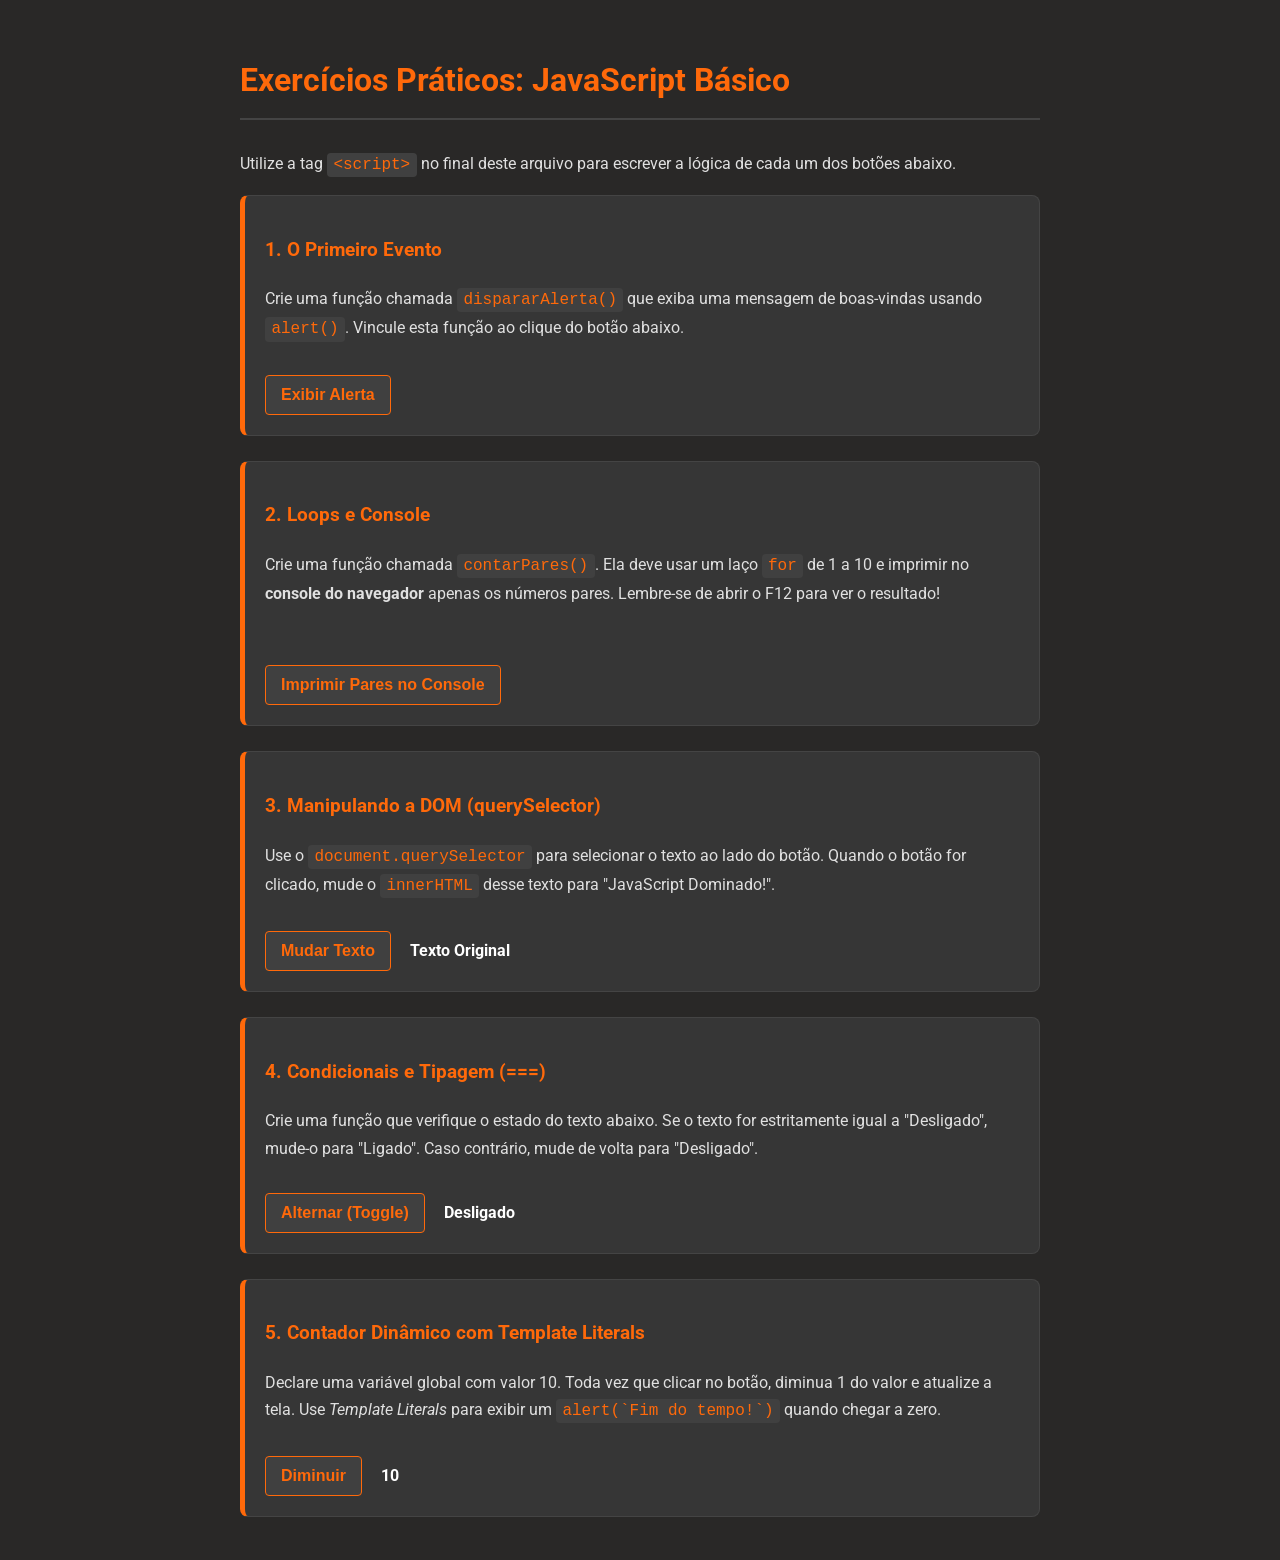
<file: Aula02/ex_sala.htm>
<!DOCTYPE html>
<html lang="pt-br">
<head>
    <meta charset="UTF-8">
    <meta name="viewport" content="width=device-width, initial-scale=1.0">
    <title>Exercícios - Introdução ao JavaScript</title>
    <link rel="preconnect" href="https://fonts.googleapis.com">
    <link rel="preconnect" href="https://fonts.gstatic.com" crossorigin>
    <link href="https://fonts.googleapis.com/css2?family=Roboto:wght@300;400;700&display=swap" rel="stylesheet">
    <style>
        :root {
            --background-color: #292827;
            --surface-color: #363636;
            --primary-text-color: #e0e0e0;
            --secondary-text-color: #a0a0a0;
            --accent-color-1: #ff690a;
            --accent-color-2: #ff690a;
            --border-color: #444;
            --code-bg: #404040;
        }

        body {
            font-family: 'Roboto', sans-serif;
            line-height: 1.7;
            background-color: var(--background-color);
            color: var(--primary-text-color);
            margin: 0;
            padding: 2rem 1.5rem;
        }

        .container { 
            max-width: 800px;
            margin: 0 auto;
        }

        h1, h2, h3 { color: var(--accent-color-1); font-weight: 700; }
        h1 { border-bottom: 2px solid var(--border-color); padding-bottom: 10px; margin-bottom: 30px; }
        
        .exercise-box {
            background-color: var(--surface-color);
            border: 1px solid var(--border-color);
            border-left: 5px solid var(--accent-color-1);
            padding: 20px;
            border-radius: 8px;
            margin-bottom: 25px;
        }

        code {
            background-color: var(--code-bg);
            color: var(--accent-color-2);
            padding: 0.2em 0.4em;
            border-radius: 4px;
            font-family: 'Roboto Mono', monospace;
        }

        button {
            background-color: var(--code-bg);
            color: var(--accent-color-1);
            border: 1px solid var(--accent-color-1);
            padding: 10px 15px;
            border-radius: 4px;
            cursor: pointer;
            font-weight: bold;
            font-size: 1rem;
            margin-top: 15px;
            transition: all 0.2s;
        }

        button:hover {
            background-color: var(--accent-color-1);
            color: #fff;
        }

        .output-text {
            display: inline-block;
            margin-left: 15px;
            font-weight: bold;
            color: #fff;
        }
    </style>
</head>
<body>

<div class="container">
    <h1>Exercícios Práticos: JavaScript Básico</h1>
    <p>Utilize a tag <code>&lt;script&gt;</code> no final deste arquivo para escrever a lógica de cada um dos botões abaixo.</p>

    <div class="exercise-box">
        <h3>1. O Primeiro Evento</h3>
        <p>Crie uma função chamada <code>dispararAlerta()</code> que exiba uma mensagem de boas-vindas usando <code>alert()</code>. Vincule esta função ao clique do botão abaixo.</p>
        <button onclick="dispararAlerta()">Exibir Alerta</button>
    </div>

    <div class="exercise-box">
        <h3>2. Loops e Console</h3>
        <p>Crie uma função chamada <code>contarPares()</code>. Ela deve usar um laço <code>for</code> de 1 a 10 e imprimir no <strong>console do navegador</strong> apenas os números pares. Lembre-se de abrir o F12 para ver o resultado!</p>
        
        
        
        <br>
        <button onclick="contarPares()">Imprimir Pares no Console</button>
    </div>

    <div class="exercise-box">
        <h3>3. Manipulando a DOM (querySelector)</h3>
        <p>Use o <code>document.querySelector</code> para selecionar o texto ao lado do botão. Quando o botão for clicado, mude o <code>innerHTML</code> desse texto para "JavaScript Dominado!".</p>
        <button onclick="mudarTexto()">Mudar Texto</button>
        <span id="texto-alvo" class="output-text">Texto Original</span>
    </div>

    <div class="exercise-box">
        <h3>4. Condicionais e Tipagem (===)</h3>
        <p>Crie uma função que verifique o estado do texto abaixo. Se o texto for estritamente igual a "Desligado", mude-o para "Ligado". Caso contrário, mude de volta para "Desligado".</p>
        <button onclick="alternarEstado()">Alternar (Toggle)</button>
        <span id="texto-estado" class="output-text">Desligado</span>
    </div>

    <div class="exercise-box">
        <h3>5. Contador Dinâmico com Template Literals</h3>
        <p>Declare uma variável global com valor 10. Toda vez que clicar no botão, diminua 1 do valor e atualize a tela. Use <em>Template Literals</em> para exibir um <code>alert(`Fim do tempo!`)</code> quando chegar a zero.</p>
        <button onclick="contagemRegressiva()">Diminuir</button>
        <span id="visor-contador" class="output-text">10</span>
    </div>

</div>

<script>
    // Exercício 1
    function dispararAlerta() {
        alert("Bem-vindo ao JavaScript!");
    }

    // Exercício 2
    function contarPares() {
        for(let i = 1; i <= 10; i++){
            if(i % 2 === 0){
                console.log(i);
            }
        }
    }

    // Exercício 3
    function mudarTexto() {
        const texto = document.querySelector("#texto-alvo");
        texto.innerHTML = "JavaScript Dominado!";
    }

    // Exercício 4
    function alternarEstado() {
        const texto = document.querySelector("#texto-estado");
        if(texto.innerHTML === "Desligado"){
            texto.innerHTML = "Ligado";
        }else{
            texto.innerHTML = "Desligado";
        }
    }

    // Exercício 5
    let valorContador = 10;

    function contagemRegressiva() {
        if(valorContador > 0){
            valorContador--;
            document.querySelector("#visor-contador").innerHTML = valorContador;
        }

        if(valorContador === 0){
            alert(`Fim do tempo!`);
        }
    }
</script>

</body>
</html>
</file>
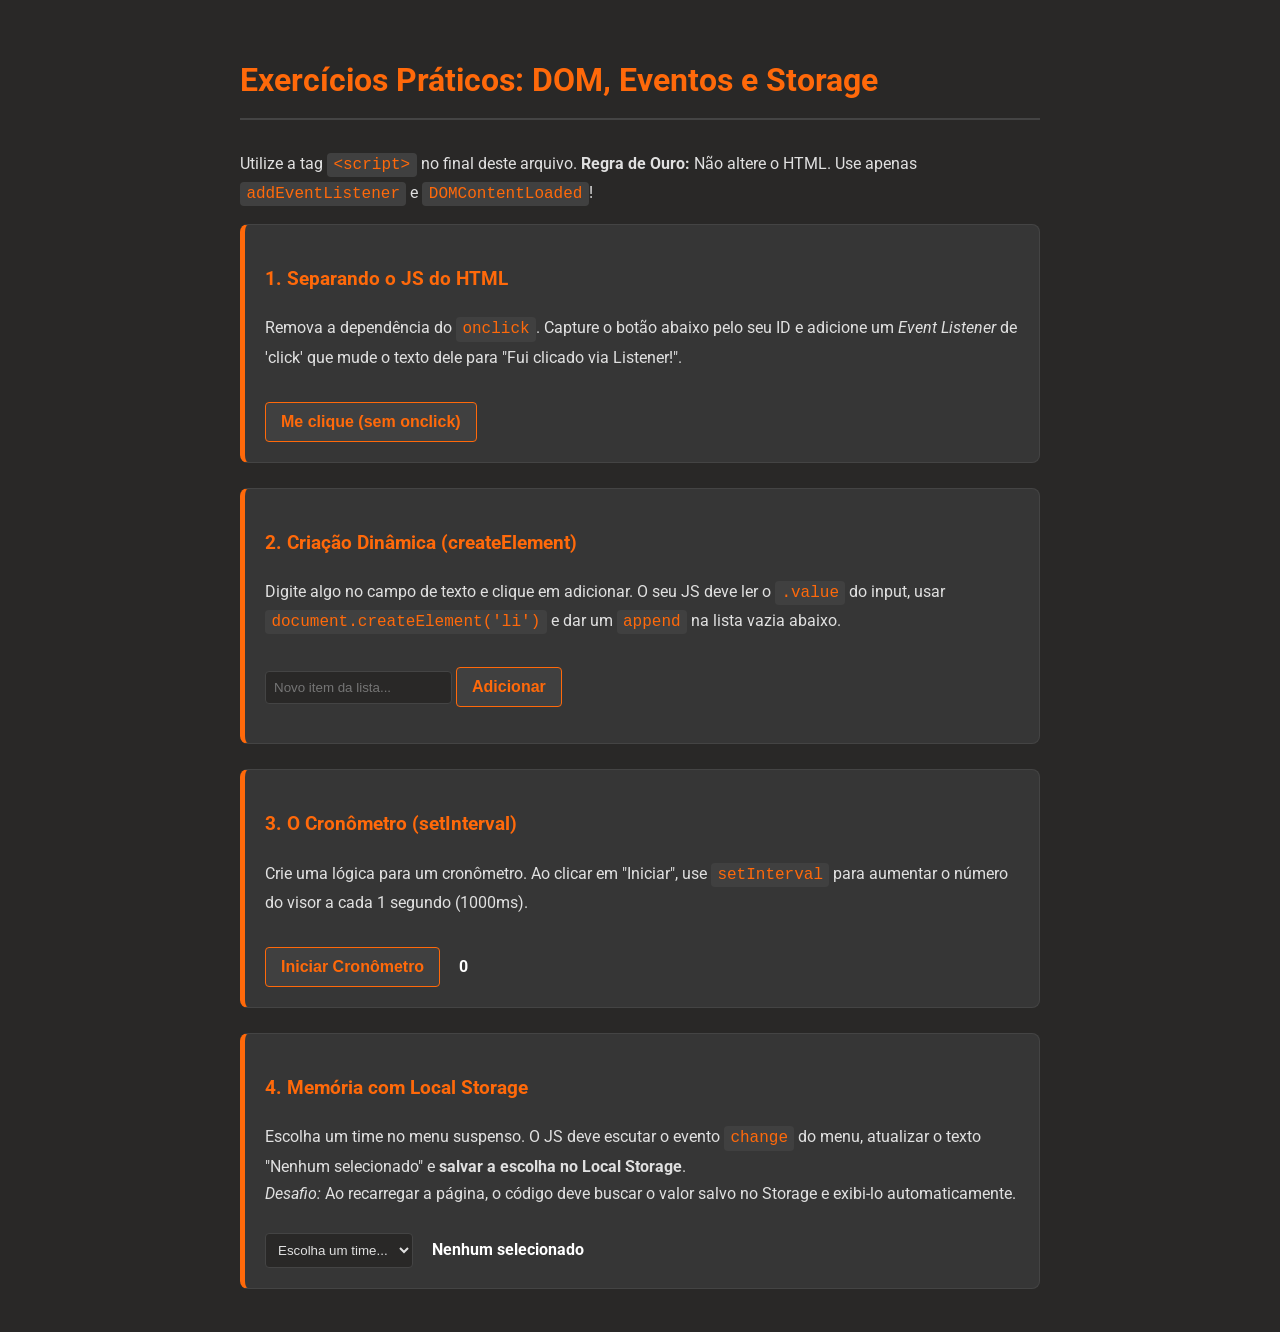
<file: Aula03/ex_sala.html>
<!DOCTYPE html>
<html lang="pt-br">
<head>
    <meta charset="UTF-8">
    <meta name="viewport" content="width=device-width, initial-scale=1.0">
    <title>Exercícios - JS Avançado: DOM e Memória</title>
    <link rel="preconnect" href="https://fonts.googleapis.com">
    <link rel="preconnect" href="https://fonts.gstatic.com" crossorigin>
    <link href="https://fonts.googleapis.com/css2?family=Roboto:wght@300;400;700&display=swap" rel="stylesheet">
    <style>
        :root {
            --background-color: #292827;
            --surface-color: #363636;
            --primary-text-color: #e0e0e0;
            --secondary-text-color: #a0a0a0;
            --accent-color-1: #ff690a;
            --accent-color-2: #ff690a;
            --border-color: #444;
            --code-bg: #404040;
        }

        body {
            font-family: 'Roboto', sans-serif;
            line-height: 1.7;
            background-color: var(--background-color);
            color: var(--primary-text-color);
            margin: 0;
            padding: 2rem 1.5rem;
        }

        .container { 
            max-width: 800px;
            margin: 0 auto;
        }

        h1, h2, h3 { color: var(--accent-color-1); font-weight: 700; }
        h1 { border-bottom: 2px solid var(--border-color); padding-bottom: 10px; margin-bottom: 30px; }
        
        .exercise-box {
            background-color: var(--surface-color);
            border: 1px solid var(--border-color);
            border-left: 5px solid var(--accent-color-1);
            padding: 20px;
            border-radius: 8px;
            margin-bottom: 25px;
        }

        code {
            background-color: var(--code-bg);
            color: var(--accent-color-2);
            padding: 0.2em 0.4em;
            border-radius: 4px;
            font-family: 'Roboto Mono', monospace;
        }

        button {
            background-color: var(--code-bg);
            color: var(--accent-color-1);
            border: 1px solid var(--accent-color-1);
            padding: 10px 15px;
            border-radius: 4px;
            cursor: pointer;
            font-weight: bold;
            font-size: 1rem;
            margin-top: 15px;
            transition: all 0.2s;
        }

        button:hover { background-color: var(--accent-color-1); color: #fff; }
        
        input, select {
            padding: 8px;
            border-radius: 4px;
            border: 1px solid var(--border-color);
            background: var(--background-color);
            color: var(--primary-text-color);
            margin-top: 10px;
        }

        .output-text { display: inline-block; margin-left: 15px; font-weight: bold; color: #fff; }
        ul.dynamic-list { margin-top: 15px; padding-left: 20px; }
    </style>
</head>
<body>

<div class="container">
    <h1>Exercícios Práticos: DOM, Eventos e Storage</h1>
    <p>Utilize a tag <code>&lt;script&gt;</code> no final deste arquivo. <strong>Regra de Ouro:</strong> Não altere o HTML. Use apenas <code>addEventListener</code> e <code>DOMContentLoaded</code>!</p>

    <div class="exercise-box">
        <h3>1. Separando o JS do HTML</h3>
        <p>Remova a dependência do <code>onclick</code>. Capture o botão abaixo pelo seu ID e adicione um <em>Event Listener</em> de 'click' que mude o texto dele para "Fui clicado via Listener!".</p>
        <button id="btn-listener">Me clique (sem onclick)</button>
    </div>

    <div class="exercise-box">
        <h3>2. Criação Dinâmica (createElement)</h3>
        <p>Digite algo no campo de texto e clique em adicionar. O seu JS deve ler o <code>.value</code> do input, usar <code>document.createElement('li')</code> e dar um <code>append</code> na lista vazia abaixo.</p>
        <input type="text" id="input-item" placeholder="Novo item da lista...">
        <button id="btn-add">Adicionar</button>
        <ul id="lista-itens" class="dynamic-list"></ul>
    </div>

    <div class="exercise-box">
        <h3>3. O Cronômetro (setInterval)</h3>
        <p>Crie uma lógica para um cronômetro. Ao clicar em "Iniciar", use <code>setInterval</code> para aumentar o número do visor a cada 1 segundo (1000ms).</p>
        <button id="btn-iniciar">Iniciar Cronômetro</button>
        <span id="visor-cronometro" class="output-text">0</span>
    </div>

    <div class="exercise-box">
        <h3>4. Memória com Local Storage</h3>
        <p>Escolha um time no menu suspenso. O JS deve escutar o evento <code>change</code> do menu, atualizar o texto "Nenhum selecionado" e <strong>salvar a escolha no Local Storage</strong>. <br><em>Desafio:</em> Ao recarregar a página, o código deve buscar o valor salvo no Storage e exibi-lo automaticamente.</p>
        
        <select id="select-time" title="Escolha um time">
            <option value="">Escolha um time...</option>
            <option value="São Paulo">São Paulo</option>
            <option value="Corinthians">Corinthians</option>
            <option value="Palmeiras">Palmeiras</option>
            <option value="Santos">Santos</option>
        </select>
        <span id="time-selecionado" class="output-text">Nenhum selecionado</span>
    </div>

</div>

<script>
    document.addEventListener('DOMContentLoaded', () => {
        
        // --- Exercício 1 ---
        const botao = document.getElementById("btn-listener");

        botao.addEventListener("click", () => {
            botao.textContent = "Fui clicado via Listener!";
        });
        
        // --- Exercício 2 ---
        const inputItem = document.getElementById("input-item");
        const btnAdd = document.getElementById("btn-add");
        const lista = document.getElementById("lista-itens");

        btnAdd.addEventListener("click", () => {
            const valor = inputItem.value;

            if (valor.trim() !== "") {
                const li = document.createElement("li");
                li.textContent = valor;

                lista.appendChild(li);

                inputItem.value = "";
            }
        });
        
        
        // --- Exercício 3 ---
        const btnIniciar = document.getElementById("btn-iniciar");
        const visor = document.getElementById("visor-cronometro");

        let tempo = 0;
        let intervalo = null;

        btnIniciar.addEventListener("click", () => {

            if (intervalo === null) {
                intervalo = setInterval(() => {
                    tempo++;
                    visor.textContent = tempo;
                }, 1000);
            }

        });
        
        
        // --- Exercício 4 ---
        const selectTime = document.getElementById("select-time");
        const textoTime = document.getElementById("time-selecionado");

        const timeSalvo = localStorage.getItem("timeEscolhido");

        if (timeSalvo) {
            textoTime.textContent = timeSalvo;
            selectTime.value = timeSalvo;
        }

        selectTime.addEventListener("change", () => {
            const valor = selectTime.value;

            textoTime.textContent = valor === "" ? "Nenhum selecionado" : valor;

            localStorage.setItem("timeEscolhido", valor);
        });

    });
</script>

</body>
</html>
</file>
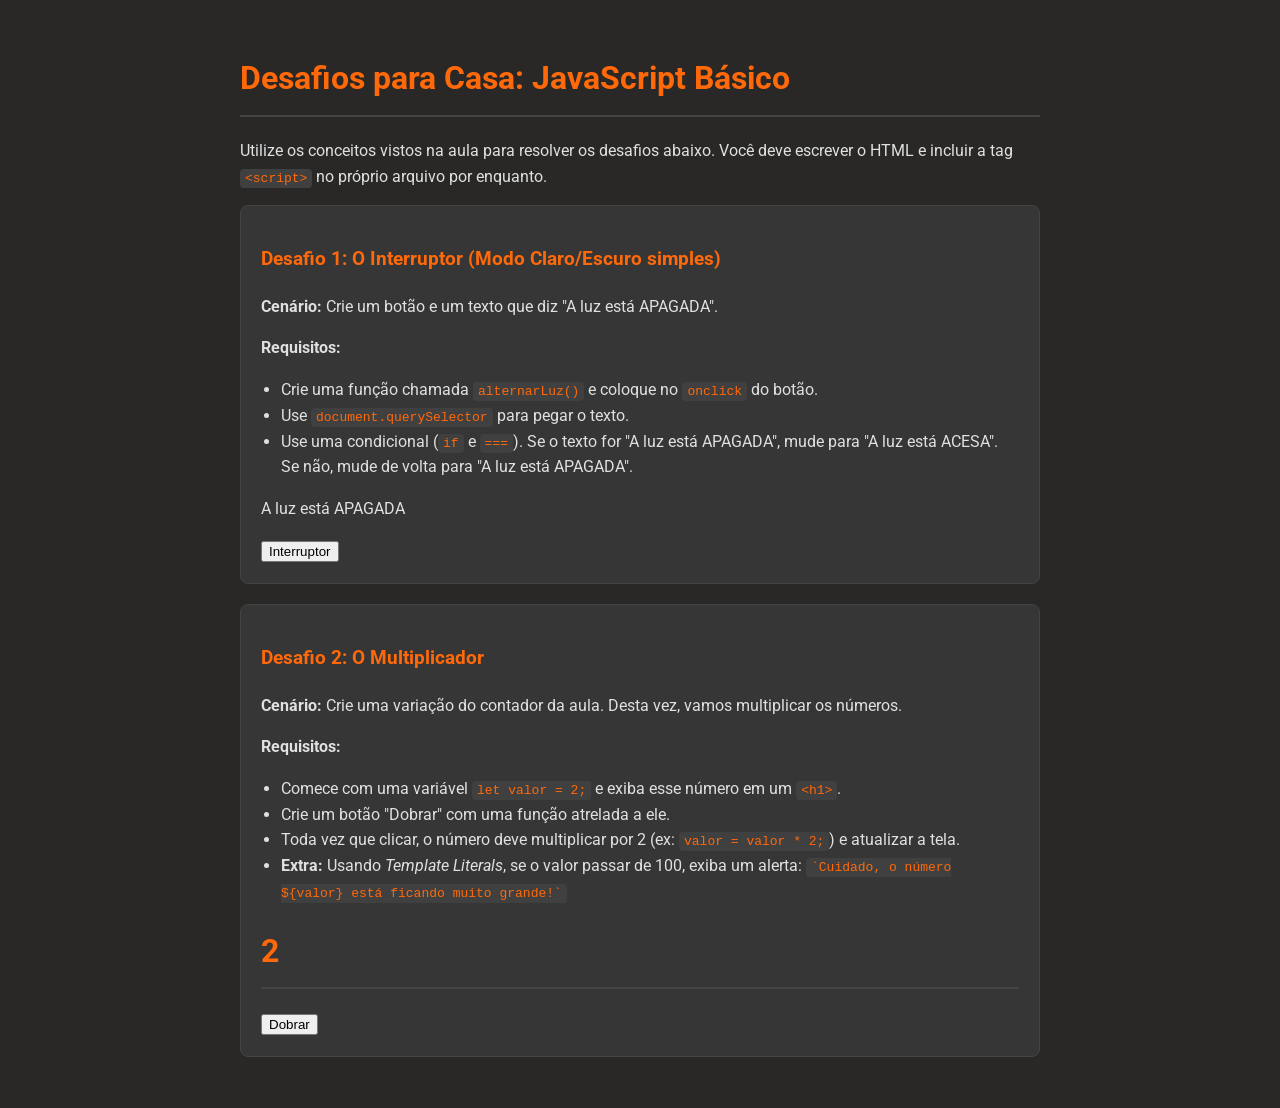
<file: Ex/Aula02/ex_casa.htm>
<!DOCTYPE html>
<html lang="pt-br">
<head>
    <meta charset="UTF-8">
    <meta name="viewport" content="width=device-width, initial-scale=1.0">
    <title>Para Casa - JS Parte 1</title>
    <link href="https://fonts.googleapis.com/css2?family=Roboto:wght@300;400;700&display=swap" rel="stylesheet">
    <style>
        :root {
            --background-color: #292827;
            --surface-color: #363636;
            --primary-text-color: #e0e0e0;
            --accent-color-1: #ff690a;
            --border-color: #444;
            --code-bg: #404040;
        }
        body { font-family: 'Roboto', sans-serif; background-color: var(--background-color); color: var(--primary-text-color); padding: 2rem; max-width: 800px; margin: 0 auto; line-height: 1.6; }
        h1, h3 { color: var(--accent-color-1); }
        h1 { border-bottom: 2px solid var(--border-color); padding-bottom: 10px; }
        .challenge { background-color: var(--surface-color); border: 1px solid var(--border-color); padding: 20px; border-radius: 8px; margin-bottom: 20px; }
        code { background-color: var(--code-bg); padding: 2px 5px; border-radius: 4px; color: var(--accent-color-1); font-family: monospace; }
        ul { padding-left: 20px; }
    </style>
</head>
<body>

    <h1>Desafios para Casa: JavaScript Básico</h1>
    <p>Utilize os conceitos vistos na aula para resolver os desafios abaixo. Você deve escrever o HTML e incluir a tag <code>&lt;script&gt;</code> no próprio arquivo por enquanto.</p>

    <div class="challenge">
        <h3>Desafio 1: O Interruptor (Modo Claro/Escuro simples)</h3>
        <p><strong>Cenário:</strong> Crie um botão e um texto que diz "A luz está APAGADA".</p>
        <p><strong>Requisitos:</strong></p>
        <ul>
            <li>Crie uma função chamada <code>alternarLuz()</code> e coloque no <code>onclick</code> do botão.</li>
            <li>Use <code>document.querySelector</code> para pegar o texto.</li>
            <li>Use uma condicional (<code>if</code> e <code>===</code>). Se o texto for "A luz está APAGADA", mude para "A luz está ACESA". Se não, mude de volta para "A luz está APAGADA".</li>
        </ul>
        <p id="textoLuz">A luz está APAGADA</p>
        <button onclick="alternarLuz()">Interruptor</button>
    </div>

    <div class="challenge">
        <h3>Desafio 2: O Multiplicador</h3>
        <p><strong>Cenário:</strong> Crie uma variação do contador da aula. Desta vez, vamos multiplicar os números.</p>
        <p><strong>Requisitos:</strong></p>
        <ul>
            <li>Comece com uma variável <code>let valor = 2;</code> e exiba esse número em um <code>&lt;h1&gt;</code>.</li>
            <li>Crie um botão "Dobrar" com uma função atrelada a ele.</li>
            <li>Toda vez que clicar, o número deve multiplicar por 2 (ex: <code>valor = valor * 2;</code>) e atualizar a tela.</li>
            <li><strong>Extra:</strong> Usando <em>Template Literals</em>, se o valor passar de 100, exiba um alerta: <code>`Cuidado, o número ${valor} está ficando muito grande!`</code></li>
        </ul>
        <h1 id="numero">2</h1>
        <button onclick="dobrar()">Dobrar</button>
    </div>
<script>

function alternarLuz(){

    const texto = document.querySelector("#textoLuz")

    if(texto.textContent === "A luz está APAGADA"){
        texto.textContent = "A luz está ACESA"
    }else{
        texto.textContent = "A luz está APAGADA"
    }

}


let valor = 2

function dobrar(){

    valor = valor * 2

    const numero = document.querySelector("#numero")

    numero.textContent = valor

    if(valor > 100){
        alert(`Cuidado, o número ${valor} está ficando muito grande!`)
    }

}

</script>
</body>
</html>
</file>
